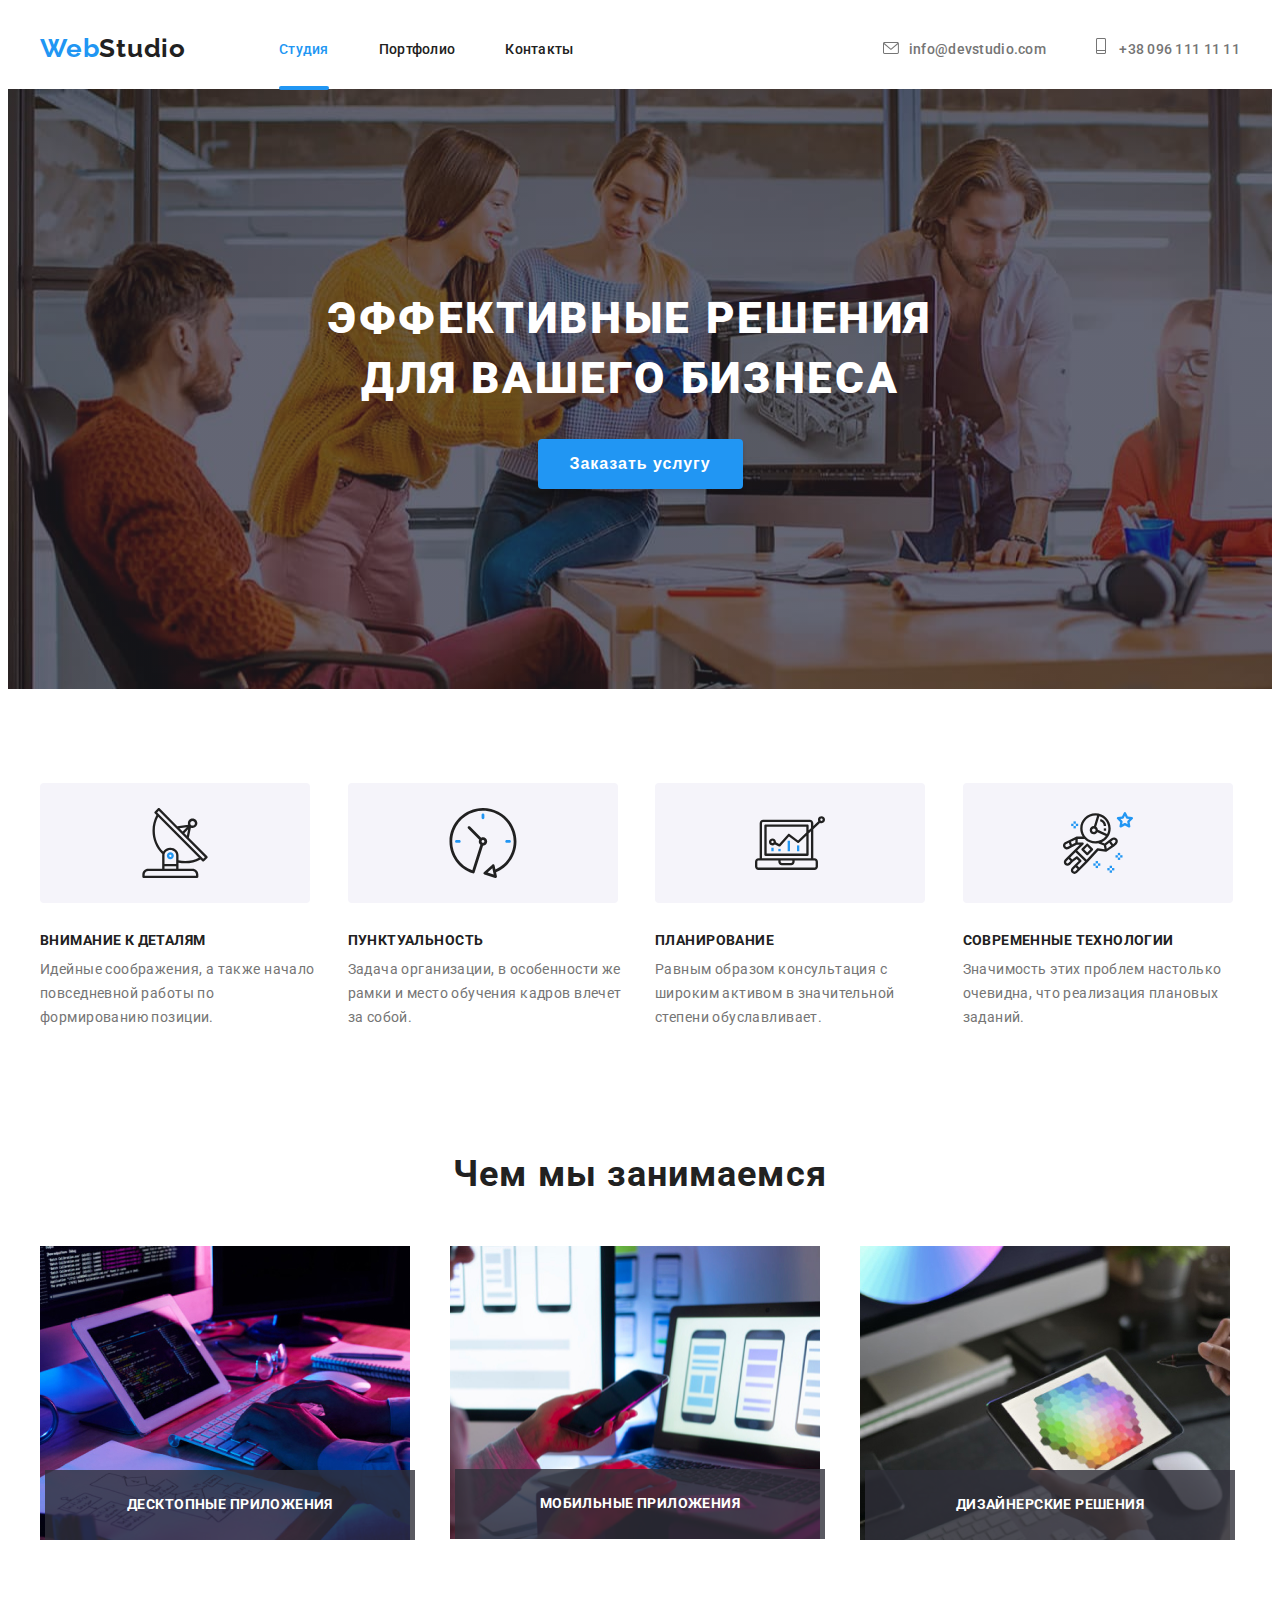
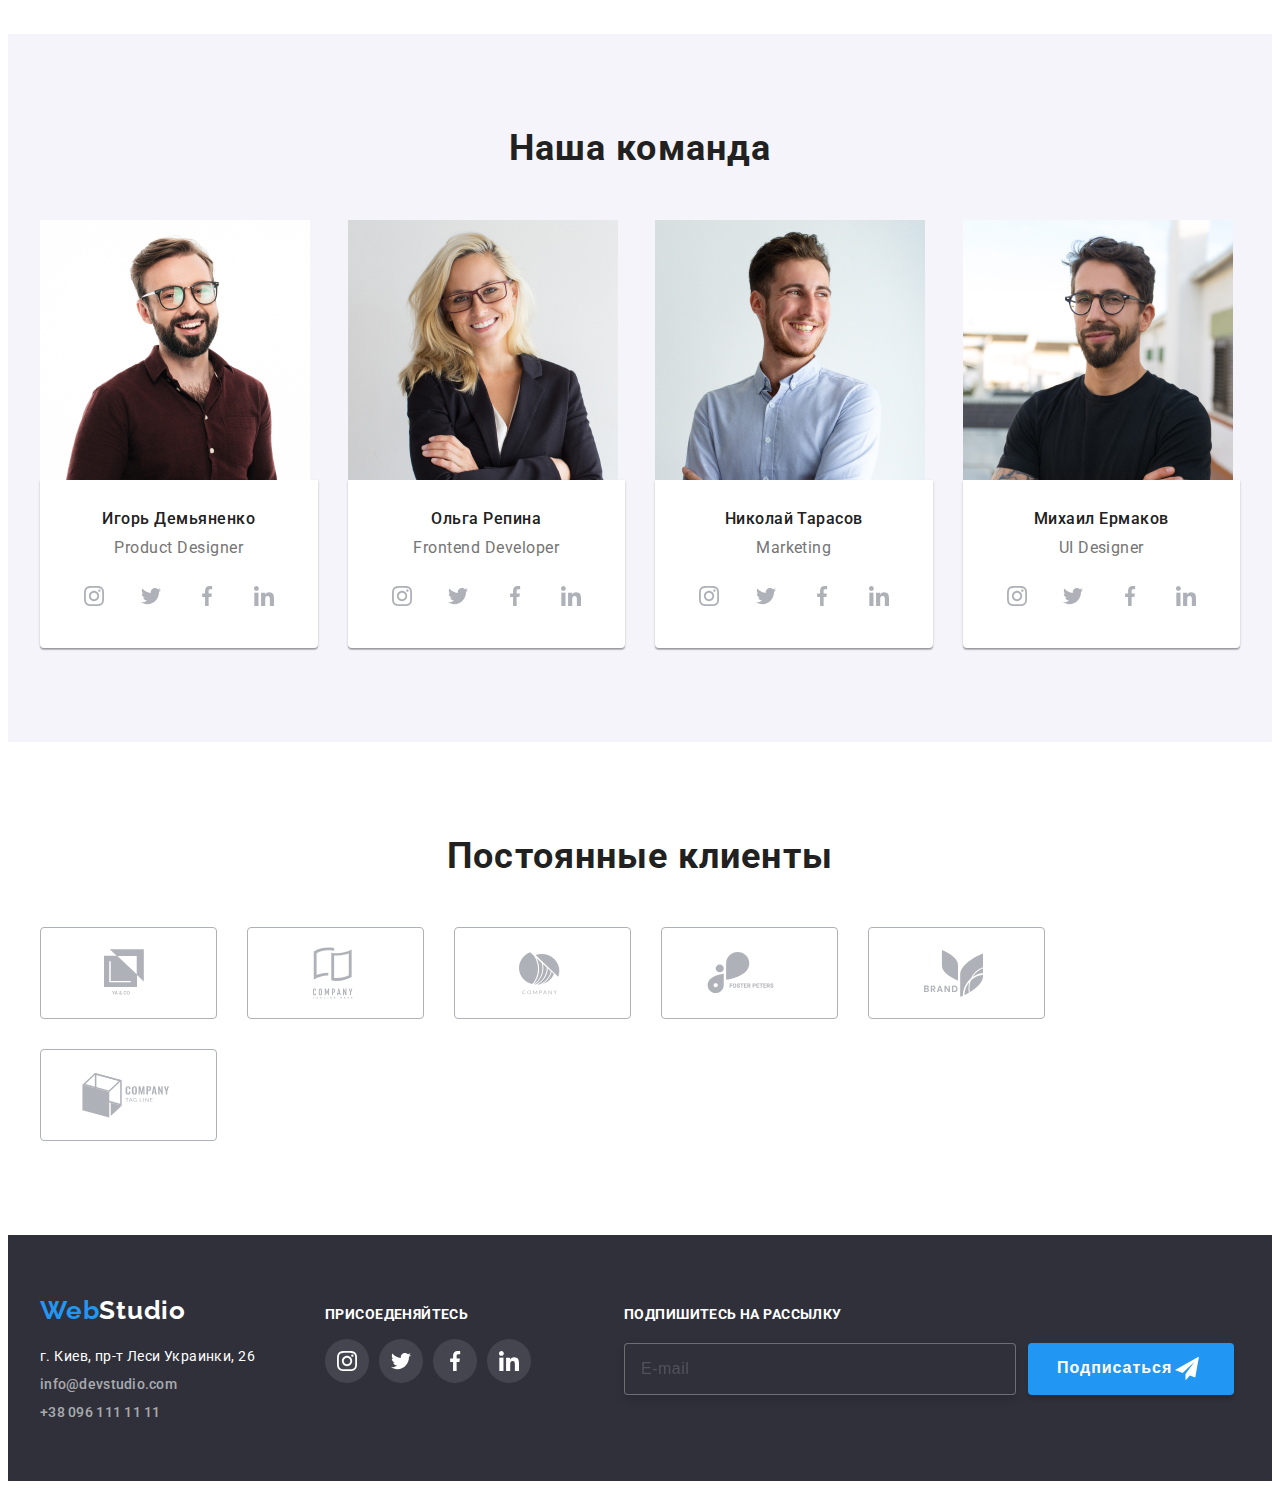
<file: index.html>
<!DOCTYPE html>
<html lang="ru">
<head>
    <meta charset="UTF-8">
    <meta name="viewport" content="width=device-width, initial-scale=1.0">
    <title>WebStudio</title>
    <link rel="preconnect" href="https://fonts.gstatic.com">
    <link href="https://fonts.googleapis.com/css2?family=Raleway:wght@700&family=Roboto:wght@400;500;700;900&display=swap"
        rel="stylesheet">
    <link rel="stylesheet" href="https://cdnjs.cloudflare.com/ajax/libs/modern-normalize/1.0.0/modern-normalize.min.css"
        integrity="sha512-ISS7cAi1PEhQ8jnbJpJZMd29NlhNj4AWYyLOSp2CE/CsHxTCu+r+t0D2yoJudVrd0/8fTVPUVDzY5Tvli75u/g=="
        crossorigin="anonymous" />
    <link rel="stylesheet" href="./css/main.min.css">
</head>
<body>
     <!-- Hero-->
    <header class="header-main">
        <div class="container">
            <a class="reset-link logo-up" lang="en" href="index.html">Web<span class="logo-header">Studio</span></a>
            <nav class="navigation">
                <ul class="reset-list navigation-list">
                    <li class="navigation-list__item"><a class="reset-link navigation__link  curent-page" href="./index.html">Студия</a></li>
                    <li class="navigation-list__item"><a class="reset-link navigation__link" href="./portfolio.html">Портфолио</a></li>
                    <li class="navigation-list__item"><a class="reset-link navigation__link" href="Контакты">Контакты</a></li>
                </ul>
            </nav>
            <ul class="reset-list contact-upper__items">
                <li><a class="reset-link contact-upper__links contact-upper__mail-us" href="mailto:info@devstudio.com">
                    <svg class="contact-upper__icons-envelope" >
                        <use href="./images/sprite.svg#icon-envelope"></use>
                    </svg>info@devstudio.com</a></li>
                <li><a class="reset-link contact-upper__links contact-upper__tell-us"  href="tel:380961111111">
                    <svg class="contact-upper__icons-phone" >
                       <use href="./images/sprite.svg#icon-phon_gray"></use>
                   </svg> +38 096 111 11 11</a></li>
            </ul>
        </div>
    </header>
    <main>
        <!-- Hero-->
        <section class="hero">
            <div class="container">
                <h1 class="hero__title">Эффективные решения для вашего бизнеса</h1>
                <button type="button" class="modal-button" data-modal-open>Заказать услугу</button>
            </div>
        </section>
        <section class="worth">
            <div class="container">
                <h2 class="visually-hidden"> Преимущества </h2>
                <ul class="reset-list worth__list">
                    <li class="worth__element">
                        <div class="worth__icons-container">
                            <svg class="worth__icons">
                                <use href="./images/sprite.svg#icon-antenna">
                                </use>   
                            </svg>
                        </div>
                        <div class="worth__description-representation">
                            <h3 class="worth__items">Внимание к деталям</h3>
                            <p class="worth__description">Идейные соображения, а также начало повседневной работы по формированию позиции.</p>
                        </div>
                    </li>
                    <li class="worth__element">
                        <div class="worth__icons-container">
                            <svg class="worth__icons">
                                <use href="./images/sprite.svg#icon-clock">
                                </use>
                            </svg>
                        </div>
                        <div class="worth__description-representation">
                            <h3 class="worth__items">Пунктуальность</h3>
                            <p class="worth__description">Задача организации, в особенности же рамки и место обучения кадров влечет за собой.</p>
                        </div>
                    </li>
                    <li class="worth__element">
                        <div class="worth__icons-container">
                            <svg class="worth__icons">
                                <use href="./images/sprite.svg#icon-computer">
                                </use>
                            </svg>
                        </div>
                        <div class="worth__description-representation">
                            <h3 class="worth__items">Планирование</h3>
                            <p class="worth__description">Равным образом консультация с широким активом в значительной степени обуславливает.</p>
                        </div>
                    </li>
                    <li class="worth__element">
                        <div class="worth__icons-container">
                            <svg class="worth__icons">
                                <use href="./images/sprite.svg#icon-astronaut">
                                </use>
                            </svg>
                        </div>
                        <div class="worth__description-representation">
                            <h3 class="worth__items">Современные технологии</h3>
                            <p class="worth__description">Значимость этих проблем настолько очевидна, что реализация плановых заданий.</p>
                        </div>  
                    </li>
                </ul>
            </div>
        </section>
        <!-- what does we do-->
        <section class="wdwd">
            <div class="container">
                <h2 class="wdwd__title">Чем мы занимаемся </h2>
                <ul class="reset-list wdwd__list">
                    <li class="wdwd__item">
                        <div class="wdwd__item-container">
                            <img class="wdwd__item-image" src="./images/img1.jpg" alt="рабочий стол програмиста и процесс написания кода"
                                width="370" height="294">
                            <p class="wdwd__text">Десктопные приложения</p>
                        </div>
                    </li>
                    
                    <li class="wdwd__item">
                        <div class="wdwd__item-container">
                            <img class="wdwd__item-image" src="./images/img2.jpg"
                                alt="варианты располодения контента на мобильном устройстве" width="370" height="293">
                            <p class="wdwd__text">Мобильные приложения</p>
                        </div>
                    </li>
                    
                    <li class="wdwd__item">
                        <div class="wdwd__item-container">
                            <img class="wdwd__item-image" src="./images/img3.jpg" alt="шестиугольник с цветовым градиентом" width="370"
                                height="294">
                            <p class="wdwd__text">Дизайнерские решения</p>
                        </div>
                    </li>
                </ul>
            </div>
        </section>
        <!-- our team-->
        <section class="team">
            <div class="container">
                <h2 class="team__title">Наша команда </h2>
                <ul class="reset-list team__list">
                    <li class="team__item">
                        <img class="team__unit" src="./images/Face1.jpg" alt="мужчина дизайнер" width="270" height="260">
                        <div class="team__item-representation">
                            <h3 class="team__unit-name">Игорь Демьяненко</h3>
                            <p  class="team__unit-ps">Product Designer</p>
                            <ul class="team__social-list">
                                <li class="reset-list team__social-item">
                                    <a href="" class="reset-link team__social-link">
                                        <svg class="team__social-icons">
                                            <use href="./images/sprite.svg#icon-insta">
                                            </use>
                                        </svg>
                                    </a>
                                </li>
                                <li class="reset-list team__social-item">
                                    <a href="" class="reset-link team__social-link">
                                        <svg class="team__social-icons">
                                            <use href="./images/sprite.svg#icon-twit">
                                            </use>
                                        </svg>
                                    </a>
                                </li>
                                <li class="reset-list team__social-item">
                                    <a href="" class="reset-link team__social-link">
                                        <svg class="team__social-icons">
                                            <use href="./images/sprite.svg#icon-facebook">
                                            </use>
                                        </svg>
                                    </a>
                                </li>
                                <li class="reset-list team__social-item">
                                    <a href="" class="reset-link team__social-link">
                                        <svg class="team__social-icons">
                                            <use href="./images/sprite.svg#icon-linkedin">
                                            </use>
                                        </svg>
                                    </a>
                                </li>
                            </ul>
                        </div>
                    </li>
                    <li class="team__item">
                        <img class="team__unit" src="./images/Face2.jpg" alt="женщтна фронт енд девелопер" width="270" height="260">
                        <div class="team__item-representation">
                            <h3 class="team__unit-name">Ольга Репина</h3>
                            <p class="team__unit-ps">Frontend Developer</p>
                            <ul class="team__social-list">
                                <li class="reset-list team__social-item">
                                    <a href="" class="reset-link team__social-link">
                                        <svg class="team__social-icons">
                                            <use href="./images/sprite.svg#icon-insta">
                                            </use>
                                        </svg>
                                    </a>
                                </li>
                                <li class="reset-list team__social-item">
                                    <a href="" class="reset-link team__social-link">
                                        <svg class="team__social-icons">
                                            <use href="./images/sprite.svg#icon-twit">
                                            </use>
                                        </svg>
                                    </a>
                                </li>
                                <li class="reset-list team__social-item">
                                    <a href="" class="reset-link team__social-link">
                                        <svg class="team__social-icons">
                                            <use href="./images/sprite.svg#icon-facebook">
                                            </use>
                                        </svg>
                                    </a>
                                </li>
                                <li class="reset-list team__social-item">
                                    <a href="" class="reset-link team__social-link">
                                        <svg class="team__social-icons">
                                            <use href="./images/sprite.svg#icon-linkedin">
                                            </use>
                                        </svg>
                                    </a>
                                </li>
                            </ul>
                        </div>
                    </li>
                    <li class="team__item">
                        <img class="team__unit" src="./images/Face3.jpg" alt="мужчина маркетолог" width="270" height="260">
                        <div class="team__item-representation">
                            <h3 class="team__unit-name">Николай Тарасов</h3>
                            <p class="team__unit-ps">Marketing</p>
                            <ul class="team__social-list">
                                <li class="reset-list team__social-item">
                                    <a href="" class="reset-link team__social-link">
                                        <svg class="team__social-icons">
                                            <use href="./images/sprite.svg#icon-insta">
                                            </use>
                                        </svg>
                                    </a>
                                </li>
                                <li class="reset-list team__social-item">
                                    <a href="" class="reset-link team__social-link">
                                        <svg class="team__social-icons">
                                            <use href="./images/sprite.svg#icon-twit">
                                            </use>
                                        </svg>
                                    </a>
                                </li>
                                <li class="reset-list team__social-item">
                                    <a href="" class="reset-link team__social-link">
                                        <svg class="team__social-icons">
                                            <use href="./images/sprite.svg#icon-facebook">
                                            </use>
                                        </svg>
                                    </a>
                                </li>
                                <li class="reset-list team__social-item">
                                    <a href="" class="reset-link team__social-link">
                                        <svg class="team__social-icons">
                                            <use href="./images/sprite.svg#icon-linkedin">
                                            </use>
                                        </svg>
                                    </a>
                                </li>
                            </ul>
                        </div>
                    </li>
                    <li class="team__item">
                        <img class="team__unit" src="./images/Face4.jpg" alt="мужчина дизайнер" width="270" height="260">
                        <div class="team__item-representation">
                            <h3 class="team__unit-name">Михаил Ермаков</h3>
                            <p class="team__unit-ps">UI Designer</p>
                            <ul class="team__social-list">
                                <li class="reset-list team__social-item">
                                    <a href="" class="reset-link team__social-link">
                                        <svg class="team__social-icons">
                                            <use href="./images/sprite.svg#icon-insta">
                                            </use>
                                        </svg>
                                    </a>
                                </li>
                                <li class="reset-list team__social-item">
                                    <a href="" class="reset-link team__social-link">
                                        <svg class="team__social-icons">
                                            <use href="./images/sprite.svg#icon-twit">
                                            </use>
                                        </svg>
                                    </a>
                                </li>
                                <li class="reset-list team__social-item">
                                    <a href="" class="reset-link team__social-link">
                                        <svg class="team__social-icons">
                                            <use href="./images/sprite.svg#icon-facebook">
                                            </use>
                                        </svg>
                                    </a>
                                </li>
                                <li class="reset-list team__social-item">
                                    <a href="" class="reset-link team__social-link">
                                        <svg class="team__social-icons">
                                            <use href="./images/sprite.svg#icon-linkedin">
                                            </use>
                                        </svg>
                                    </a>
                                </li>
                            </ul>
                        </div>
                    </li>
                </ul>
            </div>
        </section>
        <section class="clients">
            <div class="container">
                <h2 class="clients__title">Постоянные клиенты</h2>
                <ul class="reset-list clients__list">
                    <li class="clients__item">
                        <a class="reset-link clients__link" href="">
                            <svg class="clients__icon" width="44px" height="49px">
                                <use href="./images/sprite.svg#icon-logo-1"></use>
                            </svg>
                        </a>
                    </li>

                    <li class="clients__item">
                        <a class="reset-link clients__link" href="">
                            <svg class="clients__icon" width="40px" height="52px">
                                <use href="./images/sprite.svg#icon-logo-2"></use>
                            </svg>
                        </a>
                    </li>  
                    <li class="clients__item">
                        <a  class="reset-link clients__link" href="">
                            <svg class="clients__icon" width="41px" height="43px">
                                <use href="./images/sprite.svg#icon-logo-3"></use>
                            </svg>
                        </a>
                    </li>
                    <li class="clients__item">
                        <a class="reset-link clients__link" href="">
                            <svg class="clients__icon" width="80px" height="42px" >
                                <use class="cl4" href="./images/sprite.svg#icon-logo-4"></use>
                            </svg>
                        </a>
                    </li>  
                    <li class="clients__item">
                        <a class="reset-link clients__link" href="">
                            <svg class="clients__icon" width="59px" height="47px">
                                <use href="./images/sprite.svg#icon-logo-5"></use>
                            </svg>
                        </a>
                    </li> 
                    <li class="clients__item">                    
                        <a class="reset-link clients__link" href="">
                            <svg class="clients__icon" width="88px" height="45px">
                                <use href="./images/sprite.svg#icon-logo-6"></use>
                            </svg>
                        </a>
                    </li>
                </ul>

            </div>
          
        </section>

    </main>
    <footer class="footter">
        <div class="container">
            <div class="footter__logo-contacts">
                <a class="reset-link logo-low" lang="en" href="index.html">Web<span class="logo-footer">Studio</span></a>
                <address class="reset-adress">
                    <ul class="reset-list contact-lower__list">
                        <li class="contact-lower__item"><a class="reset-link contact-lower__map-link" href="https://goo.gl/maps/1Cf52pTZjELxp6kr8" target="_blank" rel="noopener noreferrer ">г. Киев, пр-т Леси Украинки, 26</a></li>
                        <li class="contact-lower__item"><a class="reset-link contact-lower__links"  href="mailto:info@devstudio.com">info@devstudio.com</a></li>
                        <li class="contact-lower__item"><a class="reset-link contact-lower__links"  href="tel:380961111111">+38 096 111 11 11</a></li>
                    </ul>
                </address>
            </div>
            <div class="footter__social-container">
                <h2 class="footter__title-social">Присоеденяйтесь</h2>
                <ul class="footter__social-list">
                    <li class="reset-list footter__social-item">
                        <a href="" class="reset-link footter__social-link">
                            <svg class="footter__social-icons">
                                <use href="./images/sprite.svg#icon-insta">
                                </use>
                            </svg>
                        </a>
                    </li>
                    <li class="reset-list footter__social-item">
                        <a href="" class="reset-link footter__social-link">
                            <svg class="footter__social-icons">
                                <use href="./images/sprite.svg#icon-twit">
                                </use>
                            </svg>
                        </a>
                    </li>
                    <li class="reset-list footter__social-item">
                        <a href="" class="reset-link footter__social-link">
                            <svg class="footter__social-icons">
                                <use href="./images/sprite.svg#icon-facebook">
                                </use>
                            </svg>
                        </a>
                    </li>
                    <li class="reset-list footter__social-item">
                        <a href="" class="reset-link footter__social-link">
                            <svg class="footter__social-icons">
                                <use href="./images/sprite.svg#icon-linkedin">
                                </use>
                            </svg>
                        </a>
                    </li>
                </ul>
            </div>
            <div class="ft__container">
                <form action="#" class="ft-form">
                    <b class="ft__form-title">Подпишитесь на рассылку</b>
                    <div class="ft__wrapper">
                        <input type="email" name="user-email" class="ft__form-input" placeholder="E-mail" required>
                        <button type="submit" class="ft__form-btn"> <span class="ft__discription-btn" > Подписаться </span>
                            <svg class="ft__btn-icon" width="24px" height="24px">
                                <use href="./images/sprite.svg#icon-icon-send"></use>
                            </svg>
                        </button>
                    </div>
                </form>
            </div>
        </div>
    </footer>

    <div class="backdrop is-hidden" data-modal>
        <div class="modal">
            <button type="button" class="modal__close-btn" data-modal-close>
                <svg class="modal__close-btn-icon" width="11px" height="11px">
                    <use href="./images/sprite.svg#icon-close_batton">
                    </use>
                </svg>
            </button>
            <b class="modal-form__title"> Оставьте свои данные, мы вам перезвоним </b>
            <form action="#" class="modal-form">
                <label class="modal-form__field">
                    <span class="modal-form__line-name modal-form__line-namef "> Имя </span>
                    <span class="modal-form__wrapper">
                        <input type="text" name="user-name" class="modal-form__input" required minlength="2">
                        <svg class="modal-form__icon modal-form__icon-name" width="12px" height="12px">
                            <use href="./images/sprite.svg#icon-user_modal_icon"></use>
                        </svg>
                    </span>
                </label>
                <label class="modal-form__field">
                    <span class="modal-form__line-name"> Телефон </span>
                    <span class="modal-form__wrapper">
                        <input type="tel" name="user-phone" class="modal-form__input" required pattern="(0-9){3}-(0-9){3}-(0-9){2}-(0-9){2}" title="090-000-00-77">
                        <svg class="modal-form__icon modal-form__icon-phone" width="13px" height="13px">
                            <use href="./images/sprite.svg#icon-phone_modal_icon"></use>
                        </svg>
                    </span>
                </label>
                <label class="modal-form__field">
                    <span class="modal-form__line-name"> Почта</span>
                    <span class="modal-form__wrapper">
                        <input type="email" name="user-email" class="modal-form__input" required>
                        <svg class="modal-form__icon modal-form__icon-email" width="15px" height="12px">
                            <use href="./images/sprite.svg#icon-mail_modal_icon"></use>
                        </svg>
                    </span>
                </label>
                <label class="modal-form__field">
                    <span class="modal-form__line-name">Коментарий</span>
                    <span class="modal-form__wrapper">
                         <textarea name="user-message" class="modal-form__message" placeholder="Введите текст"></textarea>
                    </span>
                </label>
                <input type="checkbox" id="user-term" name="user-term" class="modal-form__term visually-hidden">
                <label for="user-term" class="modal-form__check-description">
                    <span class="modal-form__wrap-agreement">Соглашаюсь с рассылкой и принимаю&nbsp;<a class="reset-link modal-form__agreement" href="">Условия договора</a> </span>
                </label>
                <button type="submit" class="modal-form__btn">Отправить</button>
            </form>
        </div>
    </div>     
   <script src="./js/model.js"></script> 
</body>
</html>
</file>
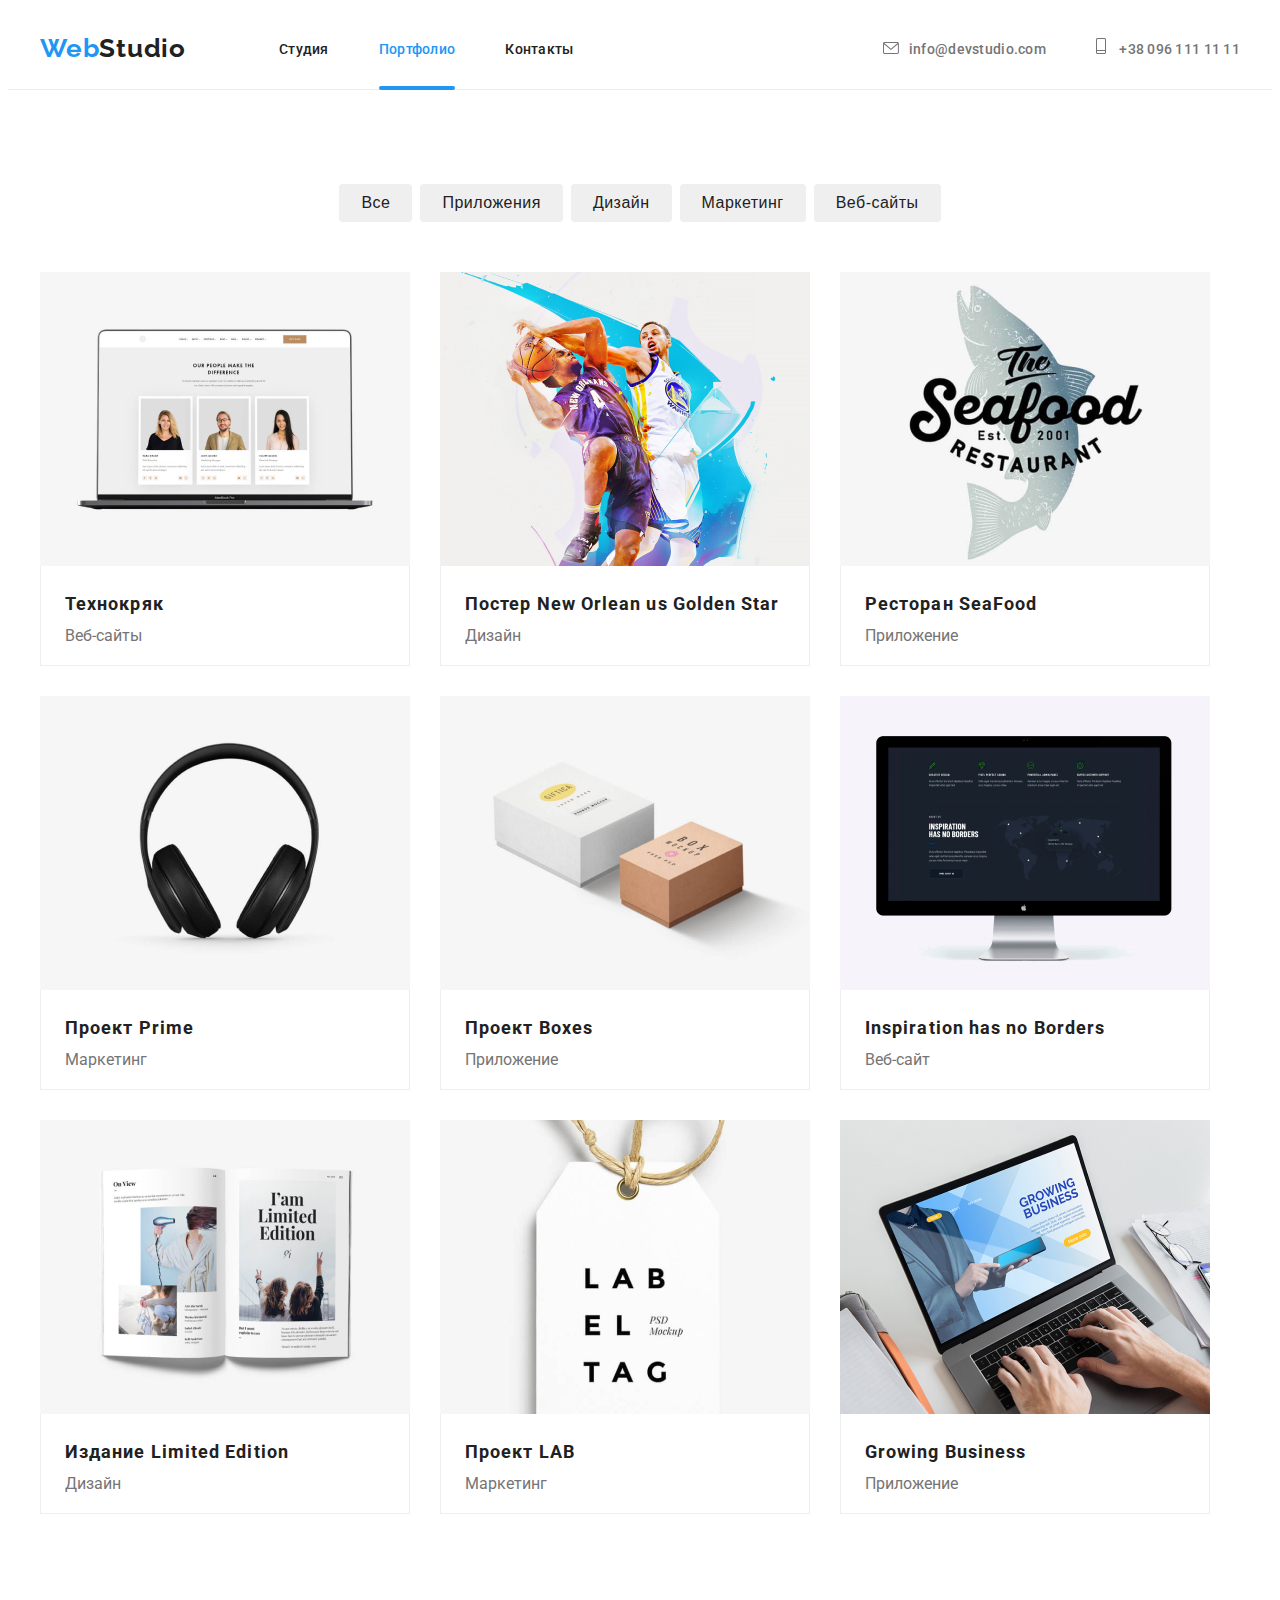
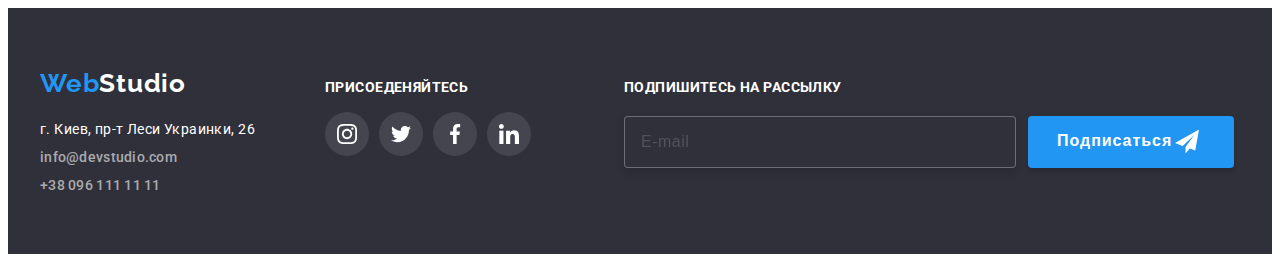
<file: portfolio.html>
<!DOCTYPE html>
<html lang="ru">
<head>
    <meta charset="UTF-8">
    <meta http-equiv="X-UA-Compatible" content="IE=edge">
    <meta name="viewport" content="width=device-width, initial-scale=1.0">
    <title>WebStudio</title>
    <link rel="preconnect" href="https://fonts.gstatic.com">
    <link href="https://fonts.googleapis.com/css2?family=Raleway:wght@700&family=Roboto:wght@400;500;700;900&display=swap"
        rel="stylesheet">
    <link rel="stylesheet" href="https://cdnjs.cloudflare.com/ajax/libs/modern-normalize/1.0.0/modern-normalize.min.css" integrity="sha512-ISS7cAi1PEhQ8jnbJpJZMd29NlhNj4AWYyLOSp2CE/CsHxTCu+r+t0D2yoJudVrd0/8fTVPUVDzY5Tvli75u/g==" crossorigin="anonymous"/>
    <link rel="stylesheet" href="./css/portfolio.min.css">
</head>

<body>
    <header class="header-prtf">
        <div class="container">
            <a class="reset-link logo-up" lang="en" href="index.html">Web<span class="logo-header">Studio</span></a>
            <nav class="navigation">
                <ul class="reset-list navigation-list">
                    <li class="navigation-list__item"><a class="reset-link navigation__link"
                            href="./index.html">Студия</a></li>
                    <li class="navigation-list__item"><a class="reset-link navigation__link curent-page" href="./portfolio.html">Портфолио</a>
                    <li class="navigation-list__item"><a class="reset-link navigation__link" href="Контакты">Контакты</a>
                    </li>
                </ul>
            </nav>
            <ul class="reset-list contact-upper__items">
                <li><a class="reset-link contact-upper__links contact-upper__mail-us" href="mailto:info@devstudio.com">
                        <svg class="contact-upper__icons-envelope">
                            <use href="./images/sprite.svg#icon-envelope"></use>
                        </svg>info@devstudio.com</a></li>
                <li><a class="reset-link contact-upper__links contact-upper__tell-us" href="tel:380961111111">
                        <svg class="contact-upper__icons-phone">
                            <use href="./images/sprite.svg#icon-phon_gray"></use>
                        </svg> +38 096 111 11 11</a></li>
            </ul>
        </div>
    </header>

    <main>
        <!-- Фильтр продуктов -->
        <section class="product">
            <div class="container">
                <h1 class="filter__button visually-hidden">Filters list</h1>
                    <ul class="reset-list filter__list">
                        <li class="filter__item"> <button class="filter__button" type="button">Все</button></li>
                        <li class="filter__item"> <button class="filter__button" type="button">Приложения</button></li>
                        <li class="filter__item"> <button class="filter__button" type="button">Дизайн</button></li>  
                        <li class="filter__item"> <button class="filter__button" type="button">Маркетинг</button></li>
                        <li class="filter__item"> <button class="filter__button" type="button">Веб-сайты</button></li>
                    </ul>
                <div class="products">
                    <h2 class="visually-hidden">Our products</h2>
                    <ul class="reset-list product__list">
                        <li class="product__item">
                            <a class="reset-link product__link" href="">
                                <div class="product__overlay-base">
                                    <img class="product__iamge" src="./images/images_portfolio/notebook.jpg" alt="открытый ноутбук" width="370" height="294">
                                    <p class="product__overlay">Технокряк это современная площадка распространения коронавируса. Компании используют эту платформу для цифрового шпионажа и атак на защищённые сервера конкурентов.</p>
                                </div>
                                <div class="product__image-represantation">
                                    <h2 class="product__name">Технокряк</h2>
                                    <p class="product__type">Веб-сайты</p>
                                </div>
                            </a>
                        </li>
                        <li class="product__item">
                            <a class="reset-link product__link" href="">
                                <div class="product__overlay-base">
                                    <img class="product__iamge" src="./images/images_portfolio/backetbool.jpg" alt="два мужчины играют в баскетбол" width="370" height="294">
                                    <p class="product__overlay">Технокряк это современная площадка распространения коронавируса. Компании используют эту платформу для цифрового шпионажа и атак на защищённые сервера конкурентов.</p>
                                </div>
                                <div class="product__image-represantation">
                                    <h2 class="product__name">Постер <span lang="en">New Orlean us Golden Star</span></h2>
                                    <p class="product__type">Дизайн</p>
                                </div>
                            </a>
                        </li>

                        <li class="product__item">
                            <a class="reset-link product__link" href="">
                                <div class="product__overlay-base">
                                    <img class="product__iamge" src="./images/images_portfolio/seafood_logo.jpg" alt="название ресторана SeaFood на фоне серой рыбы" width="370" height="294">
                                    <p class="product__overlay">Технокряк это современная площадка распространения коронавируса. Компании используют эту платформу для цифрового шпионажа и атак на защищённые сервера конкурентов.</p>
                                </div>
                                <div class="product__image-represantation">
                                    <h2 class="product__name">Ресторан <span lang="en">SeaFood</span></h2>
                                    <p class="product__type">Приложение</p>
                                </div>
                            </a>
                        </li>
                        <li class="product__item">
                            <a class="reset-link product__link" href="">
                                <div class="product__overlay-base">
                                    <img class="product__iamge" src="./images/images_portfolio/headphones.jpg" alt="черные наушники" width="370" height="294">
                                    <p class="product__overlay">Технокряк это современная площадка распространения коронавируса. Компании используют эту платформу для цифрового шпионажа и атак на защищённые сервера конкурентов.</p>
                                </div>
                                <div class="product__image-represantation">
                                    <h2 class="product__name">Проект <span lang="en">Prime</span></h2>
                                    <p class="product__type">Маркетинг</p>
                                </div>
                            </a>   
                        </li>
                        <li class="product__item">
                            <a class="reset-link product__link" href="">
                                <div class="product__overlay-base">
                                    <img class="product__iamge" src="./images/images_portfolio/boxes.jpg" alt="белая и коричневая коробки" width="370" height="294">
                                    <p class="product__overlay">Технокряк это современная площадка распространения коронавируса. Компании используют эту платформу для цифрового шпионажа и атак на защищённые сервера конкурентов.</p>
                                </div>
                                <div class="product__image-represantation">
                                    <h2 class="product__name">Проект <span lang="en">Boxes</span></h2>
                                    <p class="product__type">Приложение</p>
                                </div>
                            </a>
                        </li>
                        <li class="product__item">
                            <a class="reset-link product__link" href="">
                                <div class="product__overlay-base">
                                    <img class="product__iamge" src="./images/images_portfolio/black_screen.jpg" alt="черный екран ноутбука" width="370" height="294">
                                    <p class="product__overlay">Технокряк это современная площадка распространения коронавируса. Компании используют эту платформу для цифрового шпионажа и атак на защищённые сервера конкурентов.</p>
                                </div>
                                <div class="product__image-represantation">
                                    <h2 class="product__name" lang="en">Inspiration has no Borders</h2>
                                    <p class="product__type">Веб-сайт</p>
                                </div>
                            </a>
                        </li>
                        <li class="product__item">
                            <a class="reset-link product__link" href="">
                                <div class="product__overlay-base">
                                    <img class="product__iamge" src="./images/images_portfolio/booklet.jpg" alt="открытый буклет" width="370" height="294">
                                    <p class="product__overlay">Технокряк это современная площадка распространения коронавируса. Компании используют эту платформу для цифрового шпионажа и атак на защищённые сервера конкурентов.</p>
                                </div>
                                <div class="product__image-represantation">
                                    <h2 class="product__name">Издание <span lang="en">Limited Edition</span></h2>
                                    <p class="product__type">Дизайн</p>
                                </div>
                            </a>
                        </li>
                        <li class="product__item">
                            <a class="reset-link product__link" href="">
                                <div class="product__overlay-base">
                                    <img class="product__iamge" src="./images/images_portfolio/letters.jpg" alt="латинские заглавные буквы на белой бумаге" width="370" height="294">
                                    <p class="product__overlay">Технокряк это современная площадка распространения коронавируса. Компании используют эту платформу для цифрового шпионажа и атак на защищённые сервера конкурентов.</p>
                                </div>
                                <div class="product__image-represantation">
                                    <h2 class="product__name">Проект <span lang="en">LAB</span></h2>
                                    <p class="product__type">Маркетинг</p>
                                </div>
                            </a>
                        </li>
                        <li class="product__item">
                            <a class="reset-link product__link" href="">
                                <div class="product__overlay-base">
                                    <img class="product__iamge" src="./images/images_portfolio/Desktop.jpg" alt="открыт рабочий стол ноутбука" width="370" height="294">
                                    <p class="product__overlay">Технокряк это современная площадка распространения коронавируса. Компании используют эту платформу для цифрового шпионажа и атак на защищённые сервера конкурентов.</p>
                                </div>
                                <div class="product__image-represantation">
                                    <h2 class="product__name" lang="en">Growing Business</h2>
                                    <p class="product__type">Приложение</p>
                                </div>
                            </a>        
                        </li>
                    </ul>
                </div>
            </div>
        </section>
    </main>

    <footer class="footter">
        <div class="container">
            <div class="footter__logo-contacts">
                <a class="reset-link logo-low" lang="en" href="index.html">Web<span class="logo-footer">Studio</span></a>
                <address class="reset-adress">
                    <ul class="reset-list contact-lower__list">
                        <li class="contact-lower__item"><a class="reset-link contact-lower__map-link"
                                href="https://goo.gl/maps/1Cf52pTZjELxp6kr8" target="_blank" rel="noopener noreferrer ">г.
                                Киев, пр-т Леси Украинки, 26</a></li>
                        <li class="contact-lower__item"><a class="reset-link contact-lower__links"
                                href="mailto:info@devstudio.com">info@devstudio.com</a></li>
                        <li class="contact-lower__item"><a class="reset-link contact-lower__links"
                                href="tel:380961111111">+38 096 111 11 11</a></li>
                    </ul>
                </address>
            </div>
            <div class="footter__social-container">
                <h2 class="footter__title-social">Присоеденяйтесь</h2>
                <ul class="footter__social-list">
                    <li class="reset-list footter__social-item">
                        <a href="" class="reset-link footter__social-link">
                            <svg class="footter__social-icons">
                                <use href="./images/sprite.svg#icon-insta">
                                </use>
                            </svg>
                        </a>
                    </li>
                    <li class="reset-list footter__social-item">
                        <a href="" class="reset-link footter__social-link">
                            <svg class="footter__social-icons">
                                <use href="./images/sprite.svg#icon-twit">
                                </use>
                            </svg>
                        </a>
                    </li>
                    <li class="reset-list footter__social-item">
                        <a href="" class="reset-link footter__social-link">
                            <svg class="footter__social-icons">
                                <use href="./images/sprite.svg#icon-facebook">
                                </use>
                            </svg>
                        </a>
                    </li>
                    <li class="reset-list footter__social-item">
                        <a href="" class="reset-link footter__social-link">
                            <svg class="footter__social-icons">
                                <use href="./images/sprite.svg#icon-linkedin">
                                </use>
                            </svg>
                        </a>
                    </li>
                </ul>
            </div>
            <div class="ft__container">
                <form action="#" class="ft-form">
                    <b class="ft__form-title">Подпишитесь на рассылку</b>
                    <div class="ft__wrapper">
                        <input type="email" name="user-email" class="ft__form-input" placeholder="E-mail" required>
                        <button type="submit" class="ft__form-btn"> <span class="ft__discription-btn"> Подписаться </span>
                            <svg class="ft__btn-icon" width="24px" height="24px">
                                <use href="./images/sprite.svg#icon-icon-send"></use>
                            </svg>
                        </button>
                    </div>
                </form>
            </div>
        </div>
    </footer>
    
</body>
</html>
</file>
<file: css/main.min.css>
:root{--main-font: 'Roboto', sans-serif;--secondary-font: 'Raleway', sans-serif;--maim-color: #757575;--secondary-color: #212121;--accent-color: #2196F3;--section-ptp: 94px;--section-pbtm: 94px;--background-color: #2F303A}.visually-hidden{position:absolute !important;clip:rect(1px 1px 1px 1px);clip:rect(1px, 1px, 1px, 1px);padding:0 !important;border:0 !important;height:1px !important;width:1px !important;overflow:hidden}.container{display:flex;width:1200px;margin:0 auto;padding-left:15px;padding-right:15px}.hero .container,.wdwd .container,.team .container,.clients .container,.product .container{display:block}.footter .container{display:flex}body{font-family:var(--main-font);color:var(--maim-color)}h1,h2,h3,h4,h5,h6,p{margin:0}ul,ol{margin:0;padding:0}img{display:block}.reset-link{text-decoration:none}.reset-list{list-style:none}.reset-adress{font-style:normal}.modal-button{min-width:200px;padding:10px 32px;text-align:center;margin:0 auto;display:block;border-radius:4px;border:none;background-color:var(--accent-color);box-shadow:0px 4px 4px rgba(0,0,0,0.15);font-weight:700;font-size:16px;line-height:1.87;text-transform:none;letter-spacing:0.06em;color:#FFFFFF;cursor:pointer}.modal-button:focus{outline:var(--accent-color)}.footter__social-container{display:inline-block;margin-top:12px;margin-right:93px}.footter__social-list{display:flex;justify-content:space-between;margin-top:16px}.footter__social-link{display:flex;justify-content:center;align-items:center;border-radius:50%;width:44px;height:44px;background-color:#ffffff1a;transition:background-color 250ms cubic-bezier(0.4, 0, 0.2, 1)}.footter__social-link:hover,.footter__social-link:focus{background-color:var(--accent-color)}.footter__social-icons{width:20px;height:20px;fill:#FFFFFF;align-items:center}.footter__social-item:not(:last-child){margin-right:10px}.footter__title-social{font-size:14px;font-weight:bold;line-height:1.14;letter-spacing:0.03em;text-transform:uppercase;color:#FFFFFF}.team__social-list{display:flex;justify-content:space-between;margin-top:16px}.team__social-link{display:flex;justify-content:center;align-items:center;border-radius:50%;width:44px;height:44px;transition:background-color 250ms cubic-bezier(0.4, 0, 0.2, 1)}.team__social-link:hover,.team__social-link:focus{background-color:var(--accent-color)}.team__social-icons{width:20px;height:20px;fill:#afb1b8;align-items:center;transition:fill 250ms cubic-bezier(0.4, 0, 0.2, 1)}.team__social-link:hover .team__social-icons,.team__social-link:focus .team__social-icons{background-color:var(--accent-color);fill:#fff}.logo-up{font-family:var(--secondary-font);font-weight:700;font-size:26px;line-height:1.19;letter-spacing:0.03em;color:var(--accent-color);margin-right:93px}.logo-header{font-family:var(--secondary-font);font-weight:700;font-size:26px;line-height:1.19;letter-spacing:0.03em;color:var(--secondary-color)}.footter__logo-contacts{margin-right:70px}.logo-low{font-family:var(--secondary-font);font-weight:700;font-size:26px;line-height:1.19;letter-spacing:0.03em;color:var(--accent-color);display:block;align-content:start;margin-bottom:20px}.logo-footer{font-family:var(--secondary-font);font-weight:700;font-size:26px;line-height:1.19;letter-spacing:0.03em;color:#FFFFFF}.navigation{display:flex;align-items:center}.navigation__link{font-weight:500;font-size:14px;line-height:1.14;letter-spacing:0.02em;color:var(--secondary-color);transition:color 250ms cubic-bezier(0.4, 0, 0.2, 1)}.navigation__link:hover,.navigation__link:focus{color:var(--accent-color)}.curent-page{color:var(--accent-color)}.navigation-list__item{position:relative}.navigation-list__item:not(:last-child){margin-right:50px}.navigation-list{display:flex;align-items:center}.curent-page{color:var(--accent-color)}.curent-page::after{display:block;content:"";position:absolute;width:100%;height:4px;left:0;top:250%;border-radius:2px;background-color:var(--accent-color)}.contact-upper__items{margin-left:auto;display:flex;align-items:center}.contact-upper__mail-us{margin-right:50px;transition:color 250ms cubic-bezier(0.4, 0, 0.2, 1)}.contact-upper__mail-us:hover,.contact-upper__mail-us:focus{color:var(--accent-color);border-color:var(--accent-color)}.contact-upper__tell-us{transition:color 250ms cubic-bezier(0.4, 0, 0.2, 1)}.contact-upper__tell-us:hover,.contact-upper__tell-us:focus{color:var(--accent-color);border-color:var(--accent-color)}.contact-upper__links{font-weight:500;font-size:14px;line-height:1.14;letter-spacing:0.02em;color:var(--maim-color)}.contact-upper__icons-phone{width:10px;height:16px;align-items:center;margin-right:10px;fill:var(--maim-color);transition:fill 250ms cubic-bezier(0.4, 0, 0.2, 1)}.contact-upper__tell-us:hover .contact-upper__icons-phone,.contact-upper__tell-us:focus .contact-upper__icons-phone{fill:var(--accent-color)}.contact-upper__icons-envelope{width:16px;height:12px;align-items:center;margin-right:10px;fill:var(--maim-color);transition:fill 250ms cubic-bezier(0.4, 0, 0.2, 1)}.contact-upper__mail-us:hover .contact-upper__icons-envelope,.contact-upper__mail-us:focus .contact-upper__icons-envelope{fill:var(--accent-color)}.contact-lower__links{font-weight:500;font-size:14px;line-height:1.14;letter-spacing:0.02em;color:#ffffff99}.contact-lower__map-link{font-size:14px;line-height:1.71px;letter-spacing:0.03em;color:#FFFFFF}.contact-lower__item:not(:last-child){margin-bottom:9px}.backdrop{position:fixed;top:0;left:0;height:100vh;width:100vw;background-color:rgba(0,0,0,0.2);opacity:1;transition:opacity 250ms cubic-bezier(0.4, 0, 0.2, 1)}.backdrop.is-hidden{opacity:0;pointer-events:none}.backdrop.is-hidden .modal{transform:translate(-50%, -50%)}.modal{position:absolute;top:50%;left:50%;transform:translate(-50%, -50%);width:528px;height:581px;padding:40px;border-radius:4px;background-color:#ffffff;box-shadow:0px 1px 3px rgba(0,0,0,0.12),0px 1px 1px rgba(0,0,0,0.14),0px 2px 1px rgba(0,0,0,0.2);transition:transform 250ms cubic-bezier(0.4, 0, 0.2, 1)}.modal__close-btn{position:absolute;top:8px;right:8px;width:30px;height:30px;background:#FFFFFF;border:1px solid rgba(0,0,0,0.1);border-radius:50%;cursor:pointer;transition:fill 250ms cubic-bezier(0.4, 0, 0.2, 1)}.modal__close-btn:hover{fill:var(--accent-color)}.modal-form{display:flex;flex-direction:column}.modal-form__wrapper{position:relative;display:block;cursor:pointer}.modal-form__input{width:100%;height:40px;border-radius:4px;padding-left:42px;cursor:pointer;border:1px solid rgba(100,76,76,0.2);border-radius:4px;transition:border-color 250ms cubic-bezier(0.4, 0, 0.2, 1)}.modal-form__input:focus{border-color:var(--accent-color);outline:none}.modal-form__icon{position:absolute;top:50%;left:12px;transform:translateY(-50%);display:block;width:18px;height:18px;fill:black;transition:fill 250ms cubic-bezier(0.4, 0, 0.2, 1)}.modal-form__input:focus+.modal-form__icon{fill:var(--accent-color)}.modal-form__icon-name{width:12px;height:12px}.modal-form__icon-phone{width:13px;height:13px}.modal-form__icon-email{width:15px;height:12px}.modal-form__title{display:block;font-size:20px;line-height:1.15;color:#212121;text-align:center;letter-spacing:0.03em;margin-bottom:12px}.modal-form__line-name{display:block;margin-top:10px;margin-bottom:4px;font-size:12px;line-height:1.17;letter-spacing:0.01em}.modal-form__line-namef{margin-top:0px}.modal-form__message{width:100%;height:120px;resize:none;border:1px solid rgba(33,33,33,0.2);border-radius:4px;transition:border-color 250ms cubic-bezier(0.4, 0, 0.2, 1);padding:12px 16px}.modal-form__message::placeholder{color:rgba(117,117,117,0.5);font-size:12px;line-height:1.16;letter-spacing:0.01em}.modal-form__message:focus{border-color:var(--accent-color);outline:none}.modal-form__check-description{display:flex;justify-content:center;font-size:12px;line-height:1.16;letter-spacing:0.01em;margin-top:20px;margin-bottom:30px}.modal-form__check-description::before{display:block;content:"";width:16px;height:15px;border:2px solid #212121;cursor:pointer;margin-right:8px;margin-top:4px;border-radius:2px}.modal-form__term:checked+.modal-form__check-description::before{background-image:url("../images/modal_form_img/Rectangle 11@2x.svg");background-position:center;background-color:var(--accent-color);border:none}.modal-form__wrap-agreement{font-size:14px;line-height:1.71;letter-spacing:0.03em}.modal-form__agreement{display:inline-block;position:relative;color:var(--accent-color)}.modal-form__agreement::after{position:absolute;content:"";background-color:var(--accent-color);width:127px;height:1px;top:80%;left:0%}.modal-form__btn{min-width:200px;padding:10px 32px;text-align:center;margin:0 auto;display:block;border-radius:4px;border:none;background-color:var(--accent-color);box-shadow:0px 4px 4px rgba(0,0,0,0.15);font-weight:700;font-size:16px;line-height:1.87;text-transform:none;letter-spacing:0.06em;color:#FFFFFF;cursor:pointer}.header-main{display:flex;padding-top:25px;padding-bottom:25px;align-items:center}.header-prtf{display:flex;padding-top:25px;padding-bottom:25px;align-items:center;border-bottom:1px solid #ECECEC}.hero{background-color:var(--background-color);padding-top:200px;padding-bottom:200px;background-color:#2f303a66;background-image:linear-gradient(rgba(47,48,58,0.4), rgba(47,48,58,0.4)),url("../images/Hero_img/BG_resize.jpg");background-repeat:no-repeat;background-size:cover}.hero__title{margin-bottom:30px;margin-right:350px;margin-left:240px;width:700px;text-align:center;font-weight:900;font-size:44px;line-height:1.36;letter-spacing:0.06em;text-transform:uppercase;color:#FFFFFF}.worth{padding-top:94px;padding-bottom:47px}.worth__list{display:flex;flex-wrap:wrap;margin-left:-30px;margin-top:-30px}.worth__element{margin-left:30px;margin-top:30px;flex-basis:calc(100% / 4 - 30px)}.worth__description-representation{padding-top:30px;padding-bottom:30px;text-align:start}.worth__items{margin-bottom:10px;font-weight:700;font-size:14px;line-height:1.14;letter-spacing:0.03em;text-transform:uppercase;color:var(--secondary-color);text-align:start}.worth__description{font-size:14px;line-height:1.71;letter-spacing:0.03em;text-align:start}.worth__icons-container{display:flex;width:270px;height:120px;border-radius:4px;background-color:#F5F4FA;justify-content:center;align-items:center}.worth__icons{width:70px;height:70px}.wdwd{padding-top:47px;padding-bottom:94px}.wdwd__title{margin-bottom:50px;text-align:center;font-weight:700;font-size:36px;line-height:1.16;letter-spacing:0.03em;color:var(--secondary-color)}.wdwd__item-container{position:relative}.wdwd__list{display:flex;flex-wrap:wrap;margin-left:-30px;margin-top:-30px}.wdwd__item{margin-left:30px;margin-top:30px;flex-basis:calc(100% / 3 - 30px)}.wdwd__text{position:absolute;bottom:0;left:50%;transform:translate(-50%, 0%);width:370px;height:70px;font-weight:700;font-size:14px;line-height:1.14;letter-spacing:0.03em;text-transform:uppercase;display:flex;align-items:center;justify-content:center;color:#FFFFFF;background:rgba(47,48,58,0.8)}.team{background-color:#F5F4FA;padding-top:94px;padding-bottom:var(--section-pbtm)}.team__title{font-weight:700;font-size:36px;line-height:1.16;text-align:center;letter-spacing:0.03em;color:var(--secondary-color);margin-bottom:50px}.team__list{display:flex;flex-wrap:wrap;margin-left:-30px;margin-top:-30px}.team__item{margin-left:30px;margin-top:30px;flex-basis:calc(100% / 4 - 30px)}.team__item-representation{padding-top:30px;padding-bottom:30px;padding-left:32px;padding-right:32px;background-color:#FFFFFF;box-shadow:0px 1px 3px rgba(0,0,0,0.12),0px 1px 1px rgba(0,0,0,0.14),0px 2px 1px rgba(0,0,0,0.2);border-radius:0px 0px 4px 4px}.team__unit-name{margin-bottom:10px;font-weight:500;font-size:16px;line-height:1.18;text-align:center;letter-spacing:0.03em;color:var(--secondary-color)}.team__unit-ps{font-size:16px;line-height:1.18;text-align:center;letter-spacing:0.03em}.clients{padding-top:var(--section-ptp);padding-bottom:var(--section-pbtm)}.container__icon{display:flex;width:170px;height:90px}.clients__title{text-align:center;font-weight:700;font-size:36px;line-height:1.16;letter-spacing:0.03em;color:var(--secondary-color);margin-bottom:50px}.clients__list{display:flex;flex-wrap:wrap;margin-left:-30px;margin-top:-30px}.clients__item{display:flex;margin-left:30px;margin-top:30px;flex-basis:calc(100% / 6 - 30px);border-radius:4px;border:1px solid #afb1b8;width:170px;height:90px;align-items:center;transition:border-color 250ms cubic-bezier(0.4, 0, 0.2, 1)}.clients__item:hover,.clients__item:focus{border-color:var(--accent-color)}.clients__link{display:flex;justify-content:center;align-items:center;width:170px;height:90px}.clients__icon{display:flex;fill:#afb1b8;justify-content:center;align-items:center;transition:fill 250ms cubic-bezier(0.4, 0, 0.2, 1)}.clients__link:hover .clients__icon,.clients__link:focus .clients__icon{fill:var(--accent-color)}.footter{background-color:var(--background-color);display:flex;padding-top:60px;padding-bottom:60px}.ft__form-title{display:block;font-size:14px;line-height:1.14;letter-spacing:0.03em;text-transform:uppercase;color:#FFFFFF;margin-bottom:20px}.ft__container{display:inline-block;margin-top:12px}.ft__wrapper{display:flex}.ft__form-input{width:358px;margin-right:12px;padding:15px 16px;background-color:#2F303A;border:1px solid rgba(255,255,255,0.3);filter:drop-shadow(0px 4px 4px rgba(0,0,0,0.15));border-radius:4px;font-size:16px;line-height:1.25;color:#fff;font-weight:400;align-items:center;letter-spacing:0.03em;cursor:pointer}.ft__form-input::placeholder{color:rgba(117,117,117,0.5);font-size:16px;line-height:1.25;letter-spacing:0.03em}.ft__form-btn{position:relative;min-width:200px;padding-top:10px;padding-bottom:10px;padding-left:29px;padding-right:62px;text-align:center;margin:0 auto;display:flex;border-radius:4px;border:none;background-color:var(--accent-color);box-shadow:0px 4px 4px rgba(0,0,0,0.15);font-weight:700;font-size:16px;line-height:1.87;text-transform:none;letter-spacing:0.06em;color:#FFFFFF;cursor:pointer}.ft__discription-btn{display:block}.ft__btn-icon{position:absolute;left:147px;transform:translateY(15%);display:block;width:24px;height:24px;fill:white;transition:fill 250ms cubic-bezier(0.4, 0, 0.2, 1)}
/*# sourceMappingURL=main.min.css.map */
</file>
<file: css/portfolio.min.css>
:root{--main-font: 'Roboto', sans-serif;--secondary-font: 'Raleway', sans-serif;--maim-color: #757575;--secondary-color: #212121;--accent-color: #2196F3;--section-ptp: 94px;--section-pbtm: 94px;--background-color: #2F303A}.visually-hidden{position:absolute !important;clip:rect(1px 1px 1px 1px);clip:rect(1px, 1px, 1px, 1px);padding:0 !important;border:0 !important;height:1px !important;width:1px !important;overflow:hidden}.container{display:flex;width:1200px;margin:0 auto;padding-left:15px;padding-right:15px}.hero .container,.wdwd .container,.team .container,.clients .container,.product .container{display:block}.footter .container{display:flex}body{font-family:var(--main-font);color:var(--maim-color)}h1,h2,h3,h4,h5,h6,p{margin:0}ul,ol{margin:0;padding:0}img{display:block}.reset-link{text-decoration:none}.reset-list{list-style:none}.reset-adress{font-style:normal}.modal-button{min-width:200px;padding:10px 32px;text-align:center;margin:0 auto;display:block;border-radius:4px;border:none;background-color:var(--accent-color);box-shadow:0px 4px 4px rgba(0,0,0,0.15);font-weight:700;font-size:16px;line-height:1.87;text-transform:none;letter-spacing:0.06em;color:#FFFFFF;cursor:pointer}.modal-button:focus{outline:var(--accent-color)}.footter__social-container{display:inline-block;margin-top:12px;margin-right:93px}.footter__social-list{display:flex;justify-content:space-between;margin-top:16px}.footter__social-link{display:flex;justify-content:center;align-items:center;border-radius:50%;width:44px;height:44px;background-color:#ffffff1a;transition:background-color 250ms cubic-bezier(0.4, 0, 0.2, 1)}.footter__social-link:hover,.footter__social-link:focus{background-color:var(--accent-color)}.footter__social-icons{width:20px;height:20px;fill:#FFFFFF;align-items:center}.footter__social-item:not(:last-child){margin-right:10px}.footter__title-social{font-size:14px;font-weight:bold;line-height:1.14;letter-spacing:0.03em;text-transform:uppercase;color:#FFFFFF}.logo-up{font-family:var(--secondary-font);font-weight:700;font-size:26px;line-height:1.19;letter-spacing:0.03em;color:var(--accent-color);margin-right:93px}.logo-header{font-family:var(--secondary-font);font-weight:700;font-size:26px;line-height:1.19;letter-spacing:0.03em;color:var(--secondary-color)}.footter__logo-contacts{margin-right:70px}.logo-low{font-family:var(--secondary-font);font-weight:700;font-size:26px;line-height:1.19;letter-spacing:0.03em;color:var(--accent-color);display:block;align-content:start;margin-bottom:20px}.logo-footer{font-family:var(--secondary-font);font-weight:700;font-size:26px;line-height:1.19;letter-spacing:0.03em;color:#FFFFFF}.navigation{display:flex;align-items:center}.navigation__link{font-weight:500;font-size:14px;line-height:1.14;letter-spacing:0.02em;color:var(--secondary-color);transition:color 250ms cubic-bezier(0.4, 0, 0.2, 1)}.navigation__link:hover,.navigation__link:focus{color:var(--accent-color)}.curent-page{color:var(--accent-color)}.navigation-list__item{position:relative}.navigation-list__item:not(:last-child){margin-right:50px}.navigation-list{display:flex;align-items:center}.curent-page{color:var(--accent-color)}.curent-page::after{display:block;content:"";position:absolute;width:100%;height:4px;left:0;top:250%;border-radius:2px;background-color:var(--accent-color)}.contact-upper__items{margin-left:auto;display:flex;align-items:center}.contact-upper__mail-us{margin-right:50px;transition:color 250ms cubic-bezier(0.4, 0, 0.2, 1)}.contact-upper__mail-us:hover,.contact-upper__mail-us:focus{color:var(--accent-color);border-color:var(--accent-color)}.contact-upper__tell-us{transition:color 250ms cubic-bezier(0.4, 0, 0.2, 1)}.contact-upper__tell-us:hover,.contact-upper__tell-us:focus{color:var(--accent-color);border-color:var(--accent-color)}.contact-upper__links{font-weight:500;font-size:14px;line-height:1.14;letter-spacing:0.02em;color:var(--maim-color)}.contact-upper__icons-phone{width:10px;height:16px;align-items:center;margin-right:10px;fill:var(--maim-color);transition:fill 250ms cubic-bezier(0.4, 0, 0.2, 1)}.contact-upper__tell-us:hover .contact-upper__icons-phone,.contact-upper__tell-us:focus .contact-upper__icons-phone{fill:var(--accent-color)}.contact-upper__icons-envelope{width:16px;height:12px;align-items:center;margin-right:10px;fill:var(--maim-color);transition:fill 250ms cubic-bezier(0.4, 0, 0.2, 1)}.contact-upper__mail-us:hover .contact-upper__icons-envelope,.contact-upper__mail-us:focus .contact-upper__icons-envelope{fill:var(--accent-color)}.contact-lower__links{font-weight:500;font-size:14px;line-height:1.14;letter-spacing:0.02em;color:#ffffff99}.contact-lower__map-link{font-size:14px;line-height:1.71px;letter-spacing:0.03em;color:#FFFFFF}.contact-lower__item:not(:last-child){margin-bottom:9px}.filter__list{justify-content:center;margin-bottom:50px;display:flex}.filter__item:not(:last-child){margin-right:8px}.filter__button{font-weight:500;font-size:16px;line-height:1.62;text-align:center;letter-spacing:0.03em;color:var(--secondary-color);border-color:#F5F4FA;border-radius:4px;padding:6px 22px;min-width:73px;border:none;transition:color 250ms cubic-bezier(0.4, 0, 0.2, 1),background-color 250ms cubic-bezier(0.4, 0, 0.2, 1),box-shadow 250ms cubic-bezier(0.4, 0, 0.2, 1)}.filter__button:focus{outline:var(--accent-color)}.filter__button:hover,.filter__button:focus{cursor:pointer;color:#FFFFFF;background-color:var(--accent-color);border-color:var(--accent-color);box-shadow:0px 3px 1px rgba(0,0,0,0.1),0px 1px 2px rgba(0,0,0,0.08),0px 2px 2px rgba(0,0,0,0.12)}.header-main{display:flex;padding-top:25px;padding-bottom:25px;align-items:center}.header-prtf{display:flex;padding-top:25px;padding-bottom:25px;align-items:center;border-bottom:1px solid #ECECEC}.product{padding-top:94px;padding-bottom:94px}.products{display:flex}.product__list{display:flex;flex-wrap:wrap;margin-left:-30px;margin-top:-30px}.product__item{margin-left:30px;margin-top:30px;flex-basis:calc(100% / 9 - 30px);transition:box-shadow 250ms cubic-bezier(0.4, 0, 0.2, 1)}.product__item:hover,.product__item:focus{box-shadow:0px 1px 1px rgba(0,0,0,0.12),0px 4px 4px rgba(0,0,0,0.06),1px 4px 6px rgba(0,0,0,0.16)}.product__image-represantation{padding:20px 24px;background:#FFFFFF;border:1px solid #EEEEEE;border-top:none}.product__overlay-base{position:relative;overflow:hidden}.product__overlay{font-size:18px;line-height:1.56;color:#FFFFFF;letter-spacing:0.03em;position:absolute;top:0;left:0;height:100%;background-color:rgba(33,150,243,0.9);transform:translateY(100%);padding:63px 24px;transition:transform 250ms cubic-bezier(0.4, 0, 0.2, 1)}.product__overlay-base:focus .product__overlay,.product__overlay-base:hover .product__overlay{transform:translateY(0%)}.product__type{color:var(--maim-color)}.product__name{margin-bottom:4px;font-weight:700;font-size:18px;line-height:2;letter-spacing:0.06em;color:var(--secondary-color)}.footter{background-color:var(--background-color);display:flex;padding-top:60px;padding-bottom:60px}.ft__form-title{display:block;font-size:14px;line-height:1.14;letter-spacing:0.03em;text-transform:uppercase;color:#FFFFFF;margin-bottom:20px}.ft__container{display:inline-block;margin-top:12px}.ft__wrapper{display:flex}.ft__form-input{width:358px;margin-right:12px;padding:15px 16px;background-color:#2F303A;border:1px solid rgba(255,255,255,0.3);filter:drop-shadow(0px 4px 4px rgba(0,0,0,0.15));border-radius:4px;font-size:16px;line-height:1.25;color:#fff;font-weight:400;align-items:center;letter-spacing:0.03em;cursor:pointer}.ft__form-input::placeholder{color:rgba(117,117,117,0.5);font-size:16px;line-height:1.25;letter-spacing:0.03em}.ft__form-btn{position:relative;min-width:200px;padding-top:10px;padding-bottom:10px;padding-left:29px;padding-right:62px;text-align:center;margin:0 auto;display:flex;border-radius:4px;border:none;background-color:var(--accent-color);box-shadow:0px 4px 4px rgba(0,0,0,0.15);font-weight:700;font-size:16px;line-height:1.87;text-transform:none;letter-spacing:0.06em;color:#FFFFFF;cursor:pointer}.ft__discription-btn{display:block}.ft__btn-icon{position:absolute;left:147px;transform:translateY(15%);display:block;width:24px;height:24px;fill:white;transition:fill 250ms cubic-bezier(0.4, 0, 0.2, 1)}
/*# sourceMappingURL=portfolio.min.css.map */
</file>
